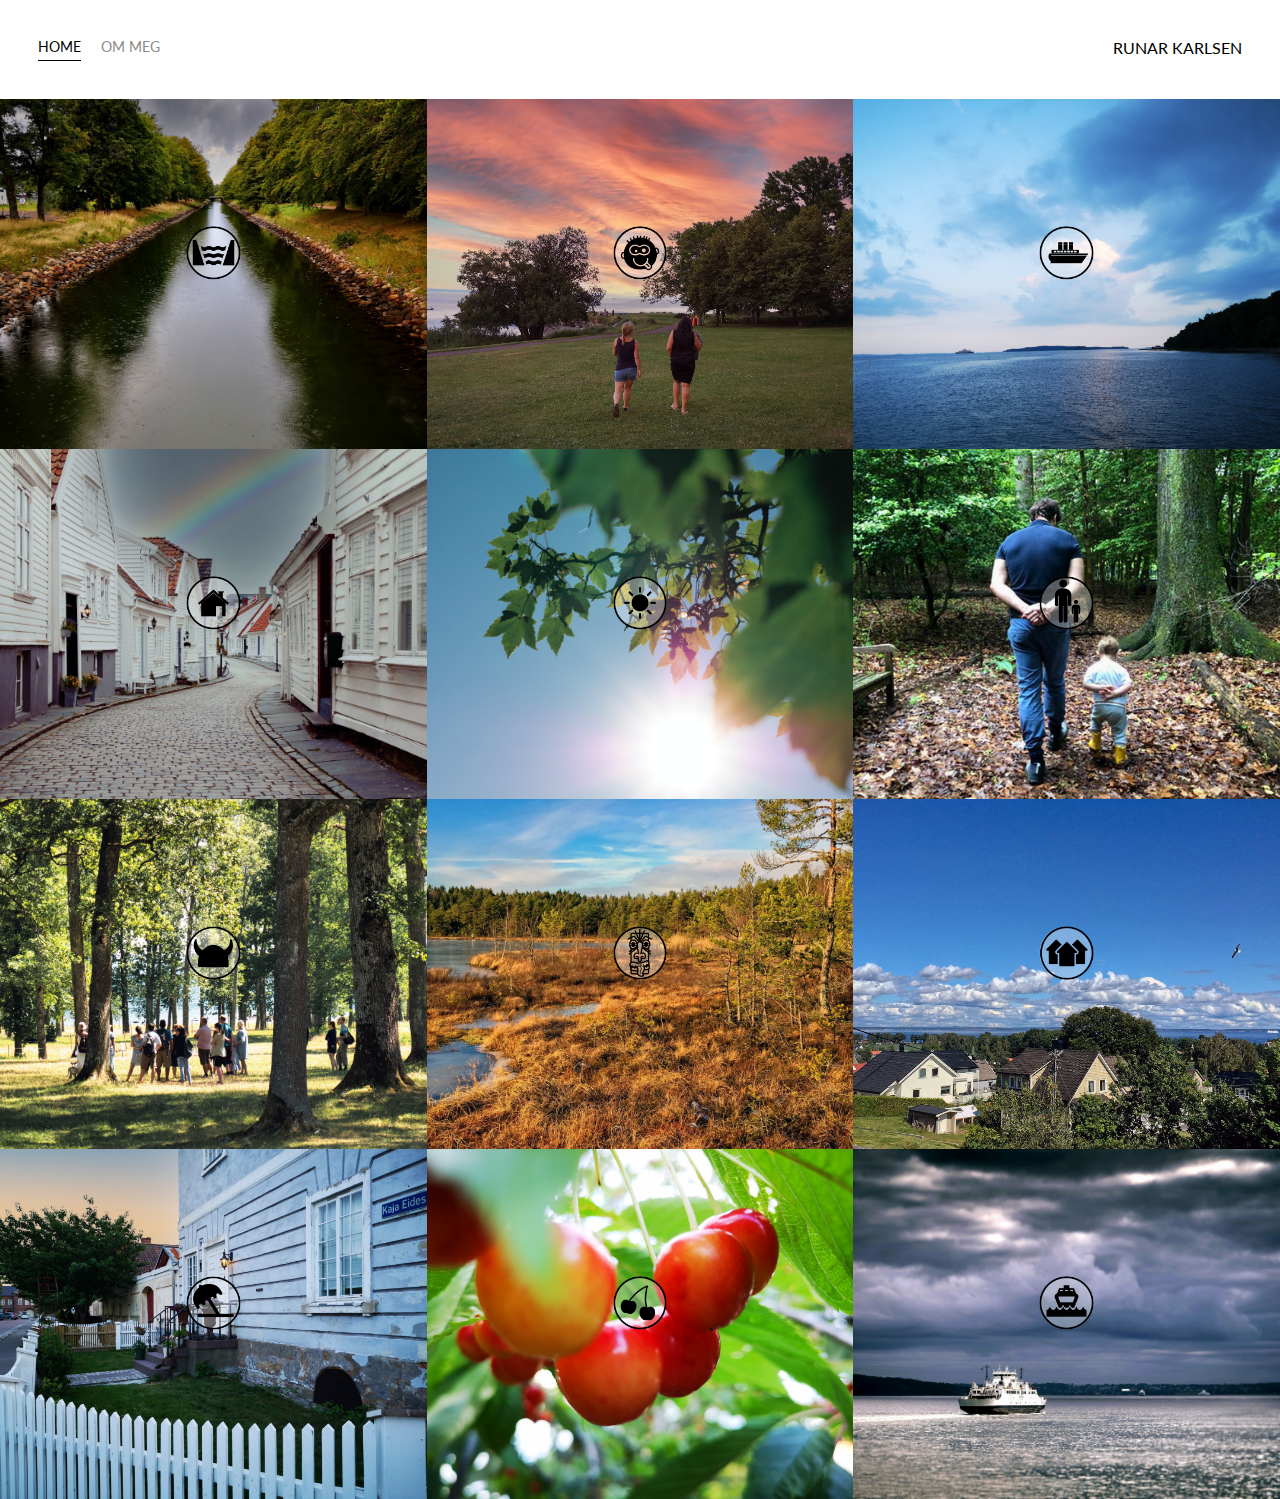
<file: index.html>
<!-- Kommentarer
    Generelt oppsett av side under her.  
-->
<!DOCTYPE html>
<html lang="en">
  <head>
    <meta charset="UTF-8" />
    <meta http-equiv="X-UA-Compatible" content="IE=edge" />
    <meta name="viewport" content="width=device-width, initial-scale=1.0" />
    <title>ṜUNAЯ</title>
    <link href="https://fonts.googleapis.com/css?family=Lato" rel="stylesheet">
    <link rel="stylesheet" href="styles.css" />
  </head>
  <body>
    <!-- Kommentarer
    Navigasjonsmeny under her.  
-->
<body>
    <div class="container">
      <div class="nav-samler">
        <div class="venstre-side">
          <div class="nav-lenke-samler aktiv-nav-lenke">
            <a href="index.html">Home</a>
          </div>
  
          <div class="nav-lenke-samler">
            <a href="about.html">Om meg</a>
          </div>
        </div>
  
        <div class="hoyre-side">
          <div class="logo">
            RUNAR KARLSEN
          </div>
        </div>
      </div>
<!-- Kommentarer
    Portefølge med bilder under her
-->
        <div class="innhold-samler">

            <div class="portfolio-items-samler">

                <div class="portfolio-item-samler">
                <div class="portfolio-img-bakgrunn" style="background-image:url(img/rsz_bilde101.jpg)"></div>

                <div class="img-text-samler">
                    <div class="logo-samler">
                    <img src="img/logos/scilly63.png" alt="">
                    </div>

                    <div class="undertekst">Kanalen</div>
                </div>
                </div>

                <div class="portfolio-item-samler">
                    <div class="portfolio-img-bakgrunn" style="background-image:url(img/rsz_bilde2.jpg)"></div>
    
                    <div class="img-text-samler">
                        <div class="logo-samler">
                        <img src="img/logos/scilly62.png" alt="">
                        </div>
    
                        <div class="undertekst">Vollane</div>
                    </div>
                    </div>
            
                    
                    <div class="portfolio-item-samler">
                        <div class="portfolio-img-bakgrunn" style="background-image:url(img/rsz_bilde24.jpg)"></div>
        
                        <div class="img-text-samler">
                            <div class="logo-samler">
                            <img src="img/logos/scilly60.png" alt="">
                            </div>
        
                            <div class="undertekst">Feriga, Bastøya, Fyllinga</div>
                        </div>
                        </div>
            
                        
                        <div class="portfolio-item-samler">
                            <div class="portfolio-img-bakgrunn" style="background-image:url(img/rsz_bilde44.jpg)"></div>
            
                            <div class="img-text-samler">
                                <div class="logo-samler">
                                <img src="img/logos/scilly59.png" alt="">
                                </div>
            
                                <div class="undertekst">Åsgårdstrand</div>
                            </div>
                            </div>
            
                            
                            <div class="portfolio-item-samler">
                                <div class="portfolio-img-bakgrunn" style="background-image:url(img/rsz_bilde5.jpg)"></div>
                
                                <div class="img-text-samler">
                                    <div class="logo-samler">
                                    <img src="img/logos/scilly58.png" alt="">
                                    </div>
                
                                    <div class="undertekst">Idyll</div>
                                </div>
                                </div>
            
                                
                                <div class="portfolio-item-samler">
                                    <div class="portfolio-img-bakgrunn" style="background-image:url(img/bilde66.jpg)"></div>
                    
                                    <div class="img-text-samler">
                                        <div class="logo-samler">
                                        <img src="img/logos/scilly49.png" alt="">
                                        </div>
                    
                                        <div class="undertekst">Gode oppvekstvilkår</div>
                                    </div>
                                    </div>
            
                                    
                                    <div class="portfolio-item-samler">
                                        <div class="portfolio-img-bakgrunn" style="background-image:url(img/rsz_bilde77.jpg)"></div>
                        
                                        <div class="img-text-samler">
                                            <div class="logo-samler">
                                            <img src="img/logos/scilly52.png" alt="">
                                            </div>
                        
                                            <div class="undertekst">Borrehaugene</div>
                                        </div>
                                        </div>
            
                                        
                                        <div class="portfolio-item-samler">
                                            <div class="portfolio-img-bakgrunn" style="background-image:url(img/rsz_bilde88.jpg)"></div>
                            
                                            <div class="img-text-samler">
                                                <div class="logo-samler">
                                                <img src="img/logos/scilly53.png" alt="">
                                                </div>
                            
                                                <div class="undertekst">Adalstjern</div>
                                            </div>
                                            </div>
            
                                            
                                            <div class="portfolio-item-samler">
                                                <div class="portfolio-img-bakgrunn" style="background-image:url(img/rsz_bilde99.jpg)"></div>
                                
                                                <div class="img-text-samler">
                                                    <div class="logo-samler">
                                                    <img src="img/logos/scilly54.png" alt="">
                                                    </div>
                                
                                                    <div class="undertekst">Sommer</div>
                                                </div>
                                                </div>
            
                                                
                                                <div class="portfolio-item-samler">
                                                    <div class="portfolio-img-bakgrunn" style="background-image:url(img/rsz_bilde102.jpg)"></div>
                                    
                                                    <div class="img-text-samler">
                                                        <div class="logo-samler">
                                                        <img src="img/logos/scilly51.png" alt="">
                                                        </div>
                                    
                                                        <div class="undertekst">Karljohanvern</div>
                                                    </div>
                                                    </div>
            
                                                    
                                                    <div class="portfolio-item-samler">
                                                        <div class="portfolio-img-bakgrunn" style="background-image:url(img/rsz_bilde12.jpg)"></div>
                                        
                                                        <div class="img-text-samler">
                                                            <div class="logo-samler">
                                                            <img src="img/logos/scilly55.png" alt="">
                                                            </div>
                                        
                                                            <div class="undertekst">Fristelser</div>
                                                        </div>
                                                        </div>
            
                                                        
                                                        <div class="portfolio-item-samler">
                                                            <div class="portfolio-img-bakgrunn" style="background-image:url(img/rsz_bilde111.jpg)"></div>
                                            
                                                            <div class="img-text-samler">
                                                                <div class="logo-samler">
                                                                <img src="img/logos/scilly56.png" alt="">
                                                                </div>
                                            
                                                                <div class="undertekst">Feriga Horten-Moss</div>
                                                            </div>
                                                            </div>
            
                                                            

            
            </div>
        </div>
    </div>
</body>
<!-- Kommentarer
    Java script under her
-->
<script>
    const portfolioItems = document.querySelectorAll('.portfolio-item-samler');
  
    portfolioItems.forEach(portfolioItem => {
      portfolioItem.addEventListener('mouseover', () => {
        console.log(portfolioItem.childNodes[1].classList)
        portfolioItem.childNodes[1].classList.add('image-blur');
      });
  
      portfolioItem.addEventListener('mouseout', () => {
        console.log(portfolioItem.childNodes[1].classList)
        portfolioItem.childNodes[1].classList.remove('image-blur');
      });
    });
  
  </script>
</html>
</file>
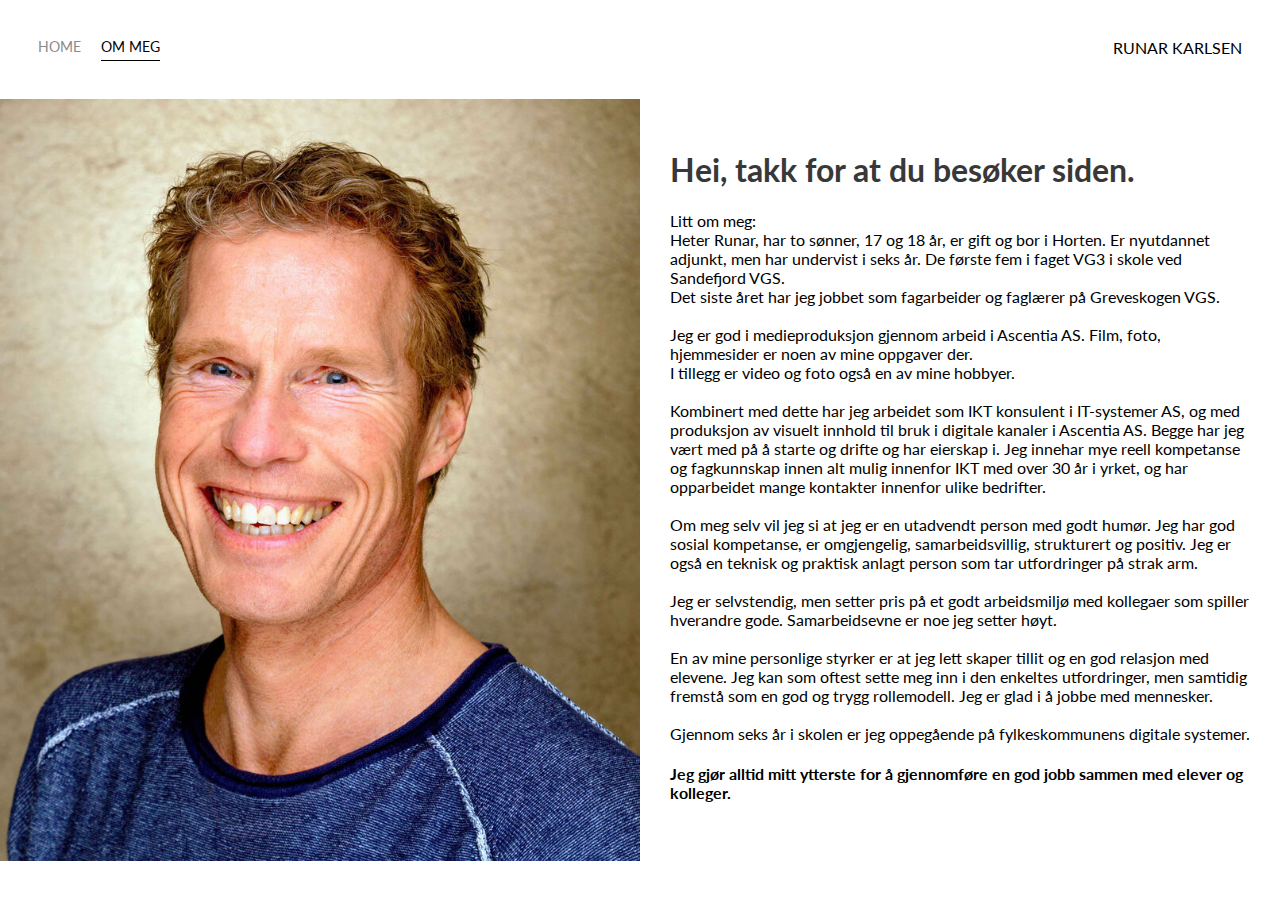
<file: about.html>
<!DOCTYPE html>
<html lang="en">
  <head>
    <meta charset="UTF-8" />
    <meta http-equiv="X-UA-Compatible" content="IE=edge" />
    <meta name="viewport" content="width=device-width, initial-scale=1.0" />
    <title>OM MEG</title>
    <link href="https://fonts.googleapis.com/css?family=Lato" rel="stylesheet">
    <link rel="stylesheet" href="styles.css" />
  </head>
  <body>
  <!-- Kommentarer
    Navigasjonsmeny under her.  
-->
<body>
    <div class="container">
      <div class="nav-samler">
        <div class="venstre-side">
          <div class="nav-lenke-samler">
            <a href="index.html">Home</a>
          </div>
  
          <div class="nav-lenke-samler aktiv-nav-lenke">
            <a href="about.html">Om meg</a>
          </div>
        </div>
  
        <div class="hoyre-side">
          <div class="logo">
            RUNAR KARLSEN
          </div>
        </div>
      
      </div>
    </div>
<!-- Kommentarer
    To kolonner med bilde og tekst under her.  
-->
        <div class="content-samler">
          <div class="two-column-samler">
            <div class="profile-image-samler">
                <img src="img/rsz_runar.jpg" alt="">
            </div>

            <div class="profile-content-samler">
                <h1>Hei, takk for at du besøker siden.</h1>

              <p>
                  Litt om meg: <br>
                  Heter Runar, har to sønner, 17 og 18 år, er gift og bor i Horten.
                  Er nyutdannet adjunkt, men har undervist i seks år. De første fem i faget VG3 i skole ved Sandefjord VGS. 
                  <br>Det siste året har jeg jobbet som fagarbeider og faglærer på Greveskogen VGS.
                  <br><br>                             
                  Jeg er god i medieproduksjon gjennom arbeid i Ascentia AS. 
                  Film, foto, hjemmesider er noen av mine oppgaver der.
                  <br>I tillegg er video og foto også en av mine hobbyer.
                  <br><br> 
                  Kombinert med dette har jeg arbeidet som IKT konsulent i IT-systemer AS, og med produksjon av visuelt innhold til bruk i digitale kanaler i Ascentia AS. 
                  Begge har jeg vært med på å starte og drifte og har eierskap i. 
                  Jeg innehar mye reell kompetanse og fagkunnskap innen alt mulig innenfor IKT med over 30 år i yrket, 
                  og har opparbeidet mange kontakter innenfor ulike bedrifter.
                  <br><br> 
                  Om meg selv vil jeg si at jeg er en utadvendt person med godt humør. 
                  Jeg har god sosial kompetanse, er omgjengelig, samarbeidsvillig, strukturert og positiv. 
                  Jeg er også en teknisk og praktisk anlagt person som tar utfordringer på strak arm.
                  <br><br> 
                  Jeg er selvstendig, men setter pris på et godt arbeidsmiljø med kollegaer som spiller hverandre gode. 
                  Samarbeidsevne er noe jeg setter høyt.
                  <br><br> 
                  En av mine personlige styrker er at jeg lett skaper tillit og en god relasjon med elevene.
                  Jeg kan som oftest sette meg inn i den enkeltes utfordringer, men samtidig fremstå som en god og trygg rollemodell. 
                  Jeg er glad i å jobbe med mennesker.


                  <br><br> 
                  Gjennom seks år i skolen er jeg oppegående på fylkeskommunens digitale systemer.
                  <br>
                  <h4 style="text-align:left;"> Jeg gjør alltid mitt ytterste for å gjennomføre en god jobb sammen med elever og kolleger. </h4>


                                    
                                    
                  <br />     <br />          
              
                                  </p>
            </div>
          </div>
            
  </body>       
</html>
</file>
<file: styles.css>
/* Master stiler */
body {
  font-family: "Lato", sans-serif;
  margin: 0px;
}
.container {
  display: grid;
  grid-template-columns: 1fr;
}
/* Navigasjon stiler */
.nav-samler {
  display: flex;
  justify-content: space-between;
  padding: 38px;
}
.venstre-side {
  display: flex;
}
.nav-samler > .venstre-side > div {
  margin-right: 20px;
  text-transform: uppercase;
  font-size: 0.9em;
}
.nav-lenke-samler {
  height: 22px;
  border-bottom: 1px solid transparent;
  transition: border-bottom 1s;
}
.aktiv-nav-lenke {
  border-bottom: 1px solid black;
}
.aktiv-nav-lenke a {
  color: black !important;
}

.nav-lenke-samler a {
  color: #8a8a8a;
  text-decoration: none;
  transition: color 1s;
}

.nav-lenke-samler:hover {
  border-bottom: 1px solid black;
}

.nav-lenke-samler a:hover {
  color: black;
}

/* Portefølge stiler */

.portfolio-items-samler {
  display: grid;
  grid-template-columns: 1fr 1fr 1fr;
}

.portfolio-item-samler {
  position: relative;
}

.portfolio-img-bakgrunn {
  background-size: cover;
  background-position: center;
  background-repeat: no-repeat;
  height: 350px;
  width: 100%;
}

.img-text-samler {
  position: absolute;
  top: 0;
  display: flex;
  flex-direction: column;
  justify-content: center;
  align-items: center;
  height: 100%;
  text-align: center;
  padding-left: 100px;
  padding-right: 100px;
}

.img-text-samler .undertekst {
  transition: 1s;
  color: transparent;
  font-weight: 600;
}

.image-blur {
  font-weight: 600;
  transition: 1s;
  filter: brightness(20%);
}

.img-text-samler:hover .undertekst {
  font-weight: 600;
  color: rgb(204, 204, 204);
}

.logo-samler img {
  width: 25%;
  margin-bottom: 20px;
}

.two-column-wrapper {
  display: grid;
  grid-template-columns: 1fr 1fr;
}

.profile-image-wrapper img {
  width: 100%;
}

.profile-content-wrapper {
  padding: 30px;
}

.profile-content-wrapper h1 {
  color: rgb(204, 204, 204);
}
/* Om meg stiler */

.two-column-samler {
  display: grid;
  grid-template-columns: 1fr 1fr;
}
.profile-image-samler img {
  width: 100%;
}
.profile-content-samler {
  padding: 30px;
}

.profile-content-samler h1 {
  color: rgb(56, 56, 56);
}
</file>
